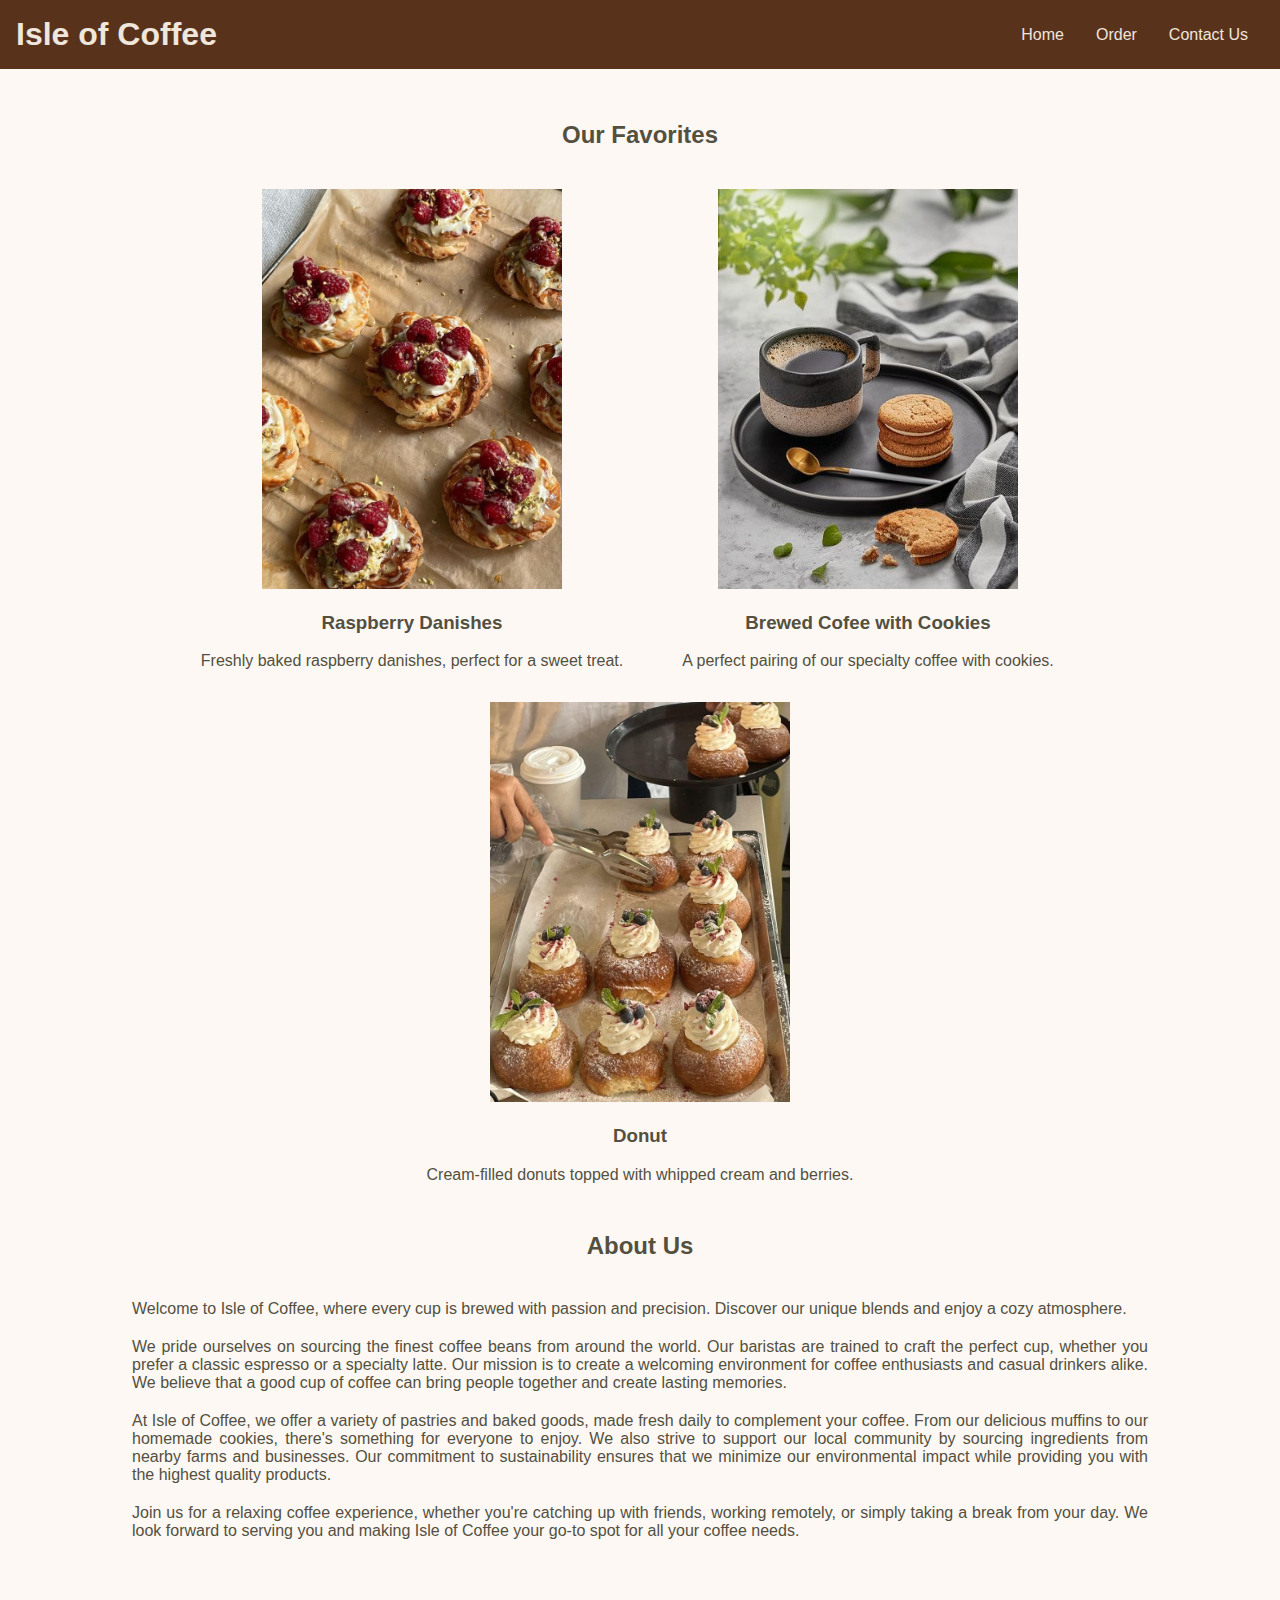
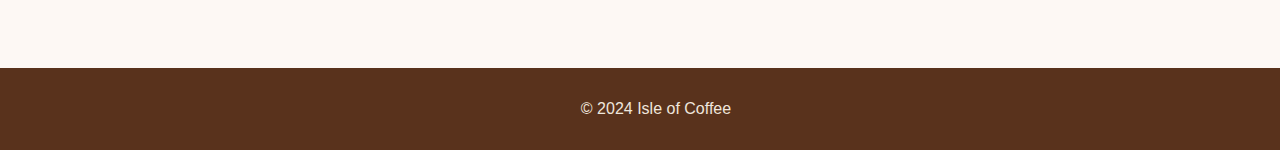
<file: index.html>
<!DOCTYPE html>
<html lang="en">
<head>
    <meta charset="UTF-8">
    <meta name="viewport" content="width=device-width, initial-scale=1.0">
    <title>Isle of Coffee</title>
    <link rel="stylesheet" href="styles.css">
</head>
<body>
    <header>
        <h1>Isle of Coffee</h1>
        <nav>
            <ul>
                <li><a href="index.html">Home</a></li>
                <li><a href="order.html">Order</a></li>
                <li><a href="contact.html">Contact Us</a></li>
            </ul>
        </nav>
    </header>
    <main>
        
        <section class="gallery">
            <h2>Our Favorites</h2>
            <div class="gallery-items">
                <div class="gallery-item">
                    <img src="bake.jpg" alt="Muffin">
                    <h3>Raspberry Danishes</h3>
                    <p>Freshly baked raspberry danishes, perfect for a sweet treat.</p>
                </div>
                <div class="gallery-item">
                    <img src="Coffee2.jpeg" alt="Coffee">
                    <h3>Brewed Cofee with Cookies</h3>
                    <p>A perfect pairing of our specialty coffee with cookies.</p>
                </div>
                <div class="gallery-item">
                    <img src="donut.jpg" alt="Cookie">
                    <h3>Donut</h3>
                    <p>Cream-filled donuts topped with whipped cream and berries.</p>
                </div>
            </div>
        </section>
        <section class="about">
            <h2>About Us</h2>
            <p>Welcome to Isle of Coffee, where every cup is brewed with passion and precision. Discover our unique blends and enjoy a cozy atmosphere.</p>
            <p>We pride ourselves on sourcing the finest coffee beans from around the world. Our baristas are trained to craft the perfect cup, whether you prefer a classic espresso or a specialty latte. Our mission is to create a welcoming environment for coffee enthusiasts and casual drinkers alike. We believe that a good cup of coffee can bring people together and create lasting memories.</p>
            <p>At Isle of Coffee, we offer a variety of pastries and baked goods, made fresh daily to complement your coffee. From our delicious muffins to our homemade cookies, there's something for everyone to enjoy. We also strive to support our local community by sourcing ingredients from nearby farms and businesses. Our commitment to sustainability ensures that we minimize our environmental impact while providing you with the highest quality products.</p>
            <p>Join us for a relaxing coffee experience, whether you're catching up with friends, working remotely, or simply taking a break from your day. We look forward to serving you and making Isle of Coffee your go-to spot for all your coffee needs.</p>
        </section>
    </main>
    <footer>
        <p>&copy; 2024 Isle of Coffee</p>
    </footer>
</body>
</html>
</file>
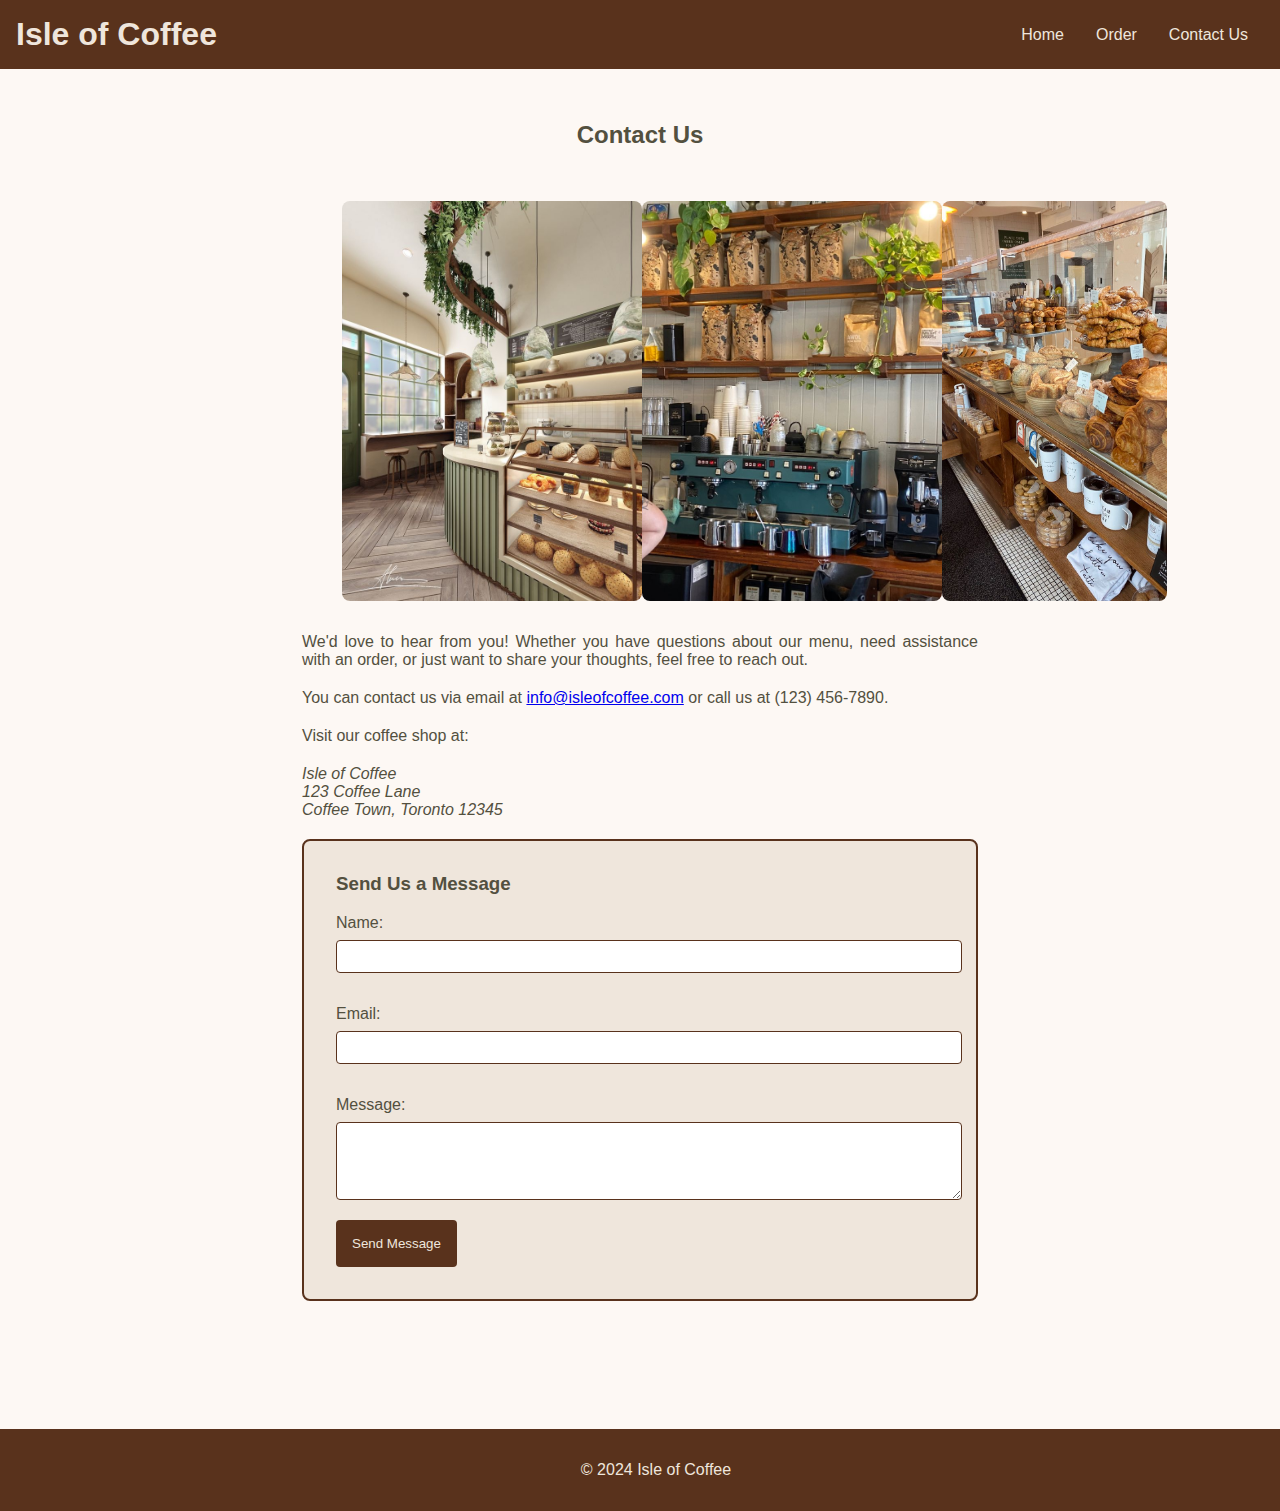
<file: contact.html>
<!DOCTYPE html>
<html lang="en">
<head>
    <meta charset="UTF-8">
    <meta name="viewport" content="width=device-width, initial-scale=1.0">
    <title>Contact Us - Isle of Coffee</title>
    <link rel="stylesheet" href="styles.css">
</head>
<body>
    <header>
        <h1>Isle of Coffee</h1>
        <nav>
            <ul>
                <li><a href="index.html">Home</a></li>
                <li><a href="order.html">Order</a></li>
                <li><a href="contact.html">Contact Us</a></li>
            </ul>
        </nav>
    </header>
    <main>
        <section class="contact">
            <h2>Contact Us</h2>
            <div class="contact-images">
                <img src="BAKERY.jpeg" alt="Our Coffee Shop Interior" class="contact-img">
                <img src="coffee shop.jpg" alt="Coffee Being Brewed" class="contact-img">
                <img src="eats.jpg" alt="Coffee Being Brewed" class="contact-img">
            </div>
            <p>We'd love to hear from you! Whether you have questions about our menu, need assistance with an order, or just want to share your thoughts, feel free to reach out.</p>
            <p>You can contact us via email at <a href="mailto:info@isleofcoffee.com">info@isleofcoffee.com</a> or call us at (123) 456-7890.</p>
            <p>Visit our coffee shop at:</p>
            <address>
                Isle of Coffee<br>
                123 Coffee Lane<br>
                Coffee Town, Toronto 12345
            </address>
            <div class="contact-form">
                <h3>Send Us a Message</h3>
                <form action="#" method="post">
                    <label for="name">Name:</label>
                    <input type="text" id="name" name="name" required>
                    <label for="email">Email:</label>
                    <input type="email" id="email" name="email" required>
                    <label for="message">Message:</label>
                    <textarea id="message" name="message" rows="4" required></textarea>
                    <button type="submit">Send Message</button>
                </form>
            </div>
        </section>
    </main>
    <footer>
        <p>&copy; 2024 Isle of Coffee</p>
    </footer>
</body>
</html>
</file>
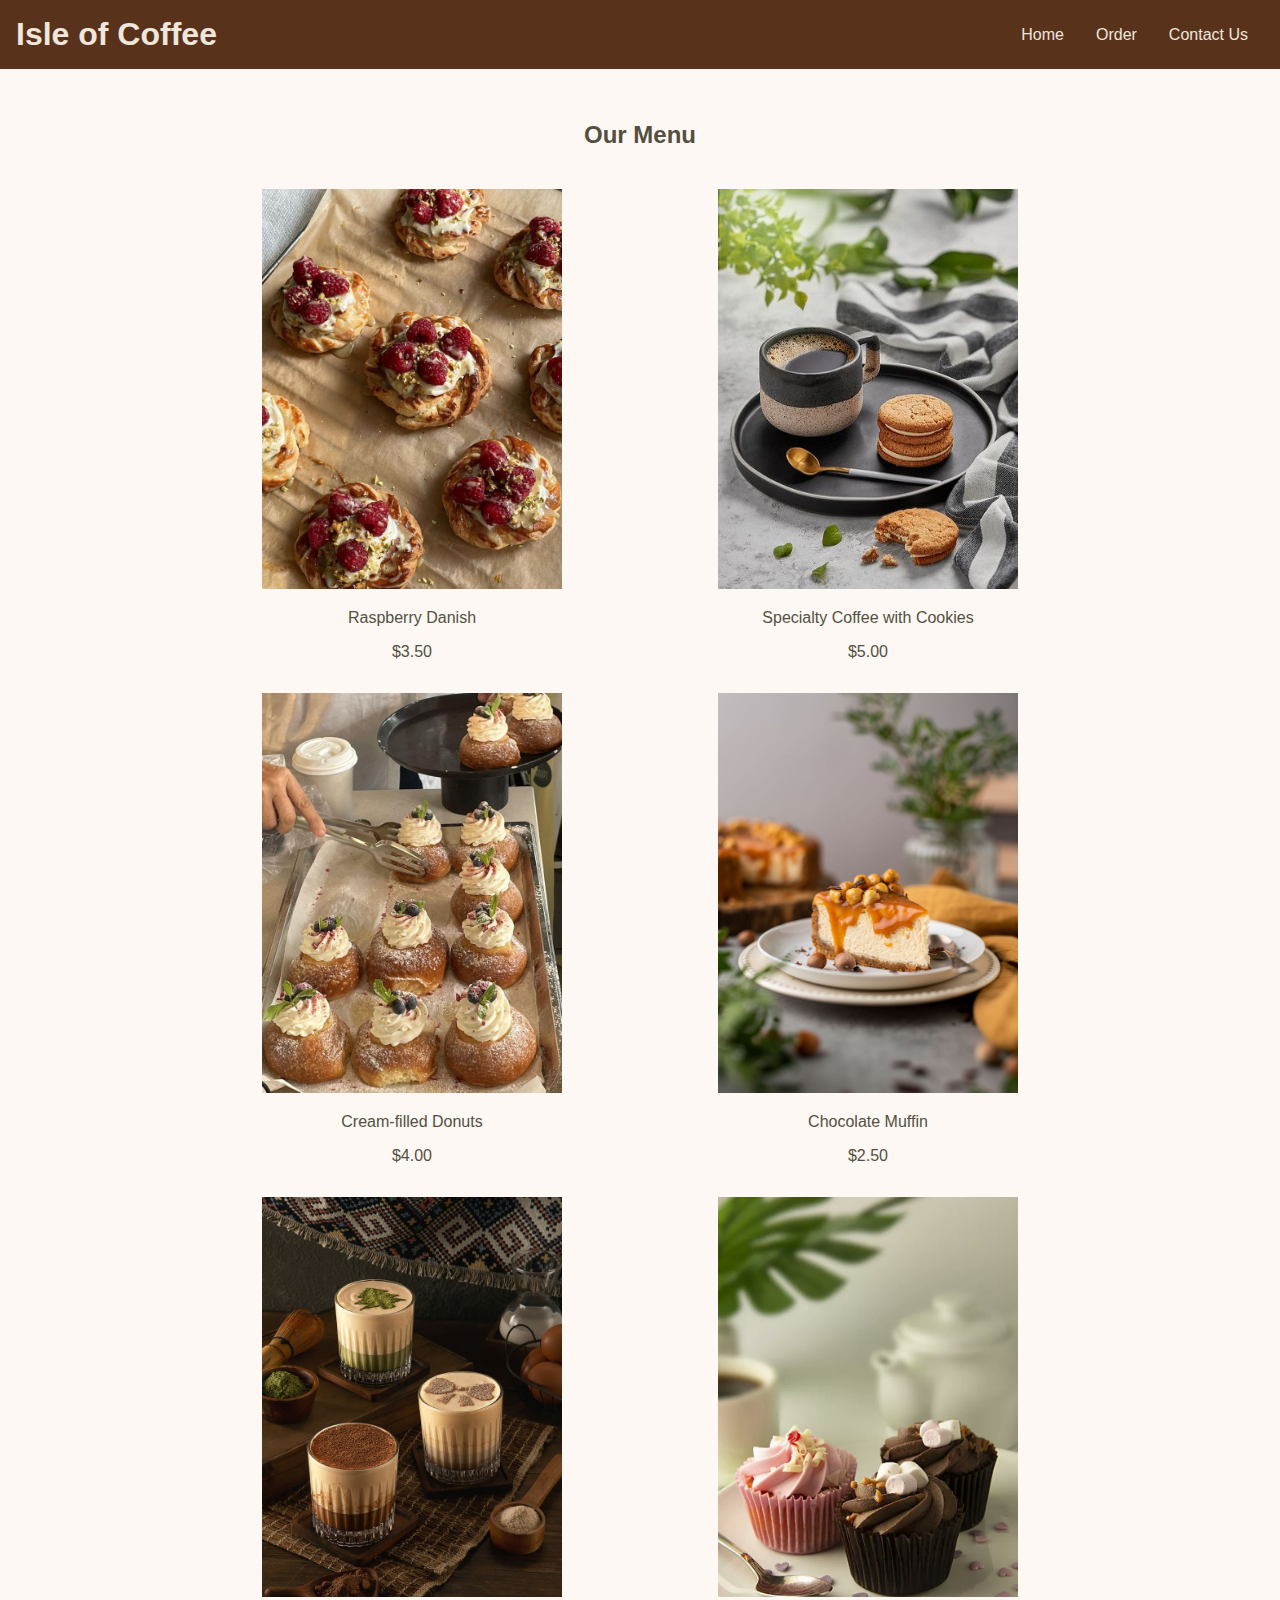
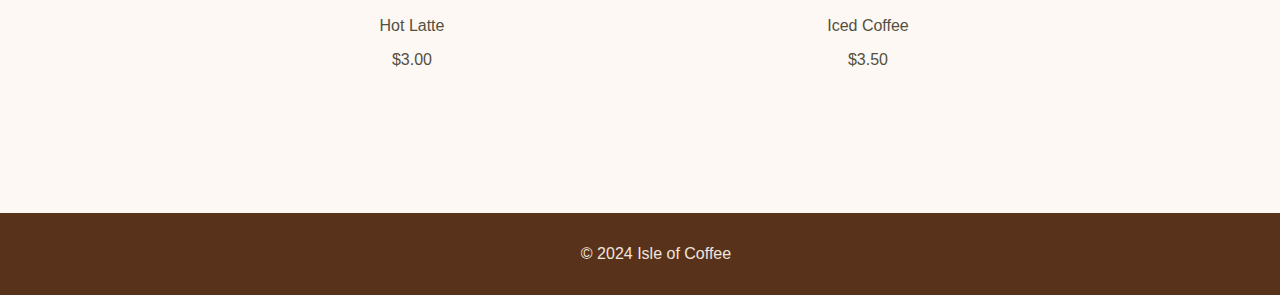
<file: order.html>
<!DOCTYPE html>
<html lang="en">
<head>
    <meta charset="UTF-8">
    <meta name="viewport" content="width=device-width, initial-scale=1.0">
    <title>Order - Isle of Coffee</title>
    <link rel="stylesheet" href="styles.css">
</head>
<body>
    <header>
        <h1>Isle of Coffee</h1>
        <nav>
            <ul>
                <li><a href="index.html">Home</a></li>
                <li><a href="order.html">Order</a></li>
                <li><a href="contact.html">Contact Us</a></li>
            </ul>
        </nav>
    </header>
    <main>
        <section class="order">
            <h2>Our Menu</h2>
            <div class="order-items">
                <div class="order-item">
                    
                    <img src="bake.jpg" alt="Raspberry Danish">
                    <p>Raspberry Danish</p>
                    <p>$3.50</p>
                </div>
                <div class="order-item">
                    
                    <img src="Coffee2.jpeg" alt="Coffee with Cookies">
                    <p>Specialty Coffee with Cookies</p>
                    <p>$5.00</p>
                </div>
                <div class="order-item">
                    
                    <img src="donut.jpg" alt="Cream-filled Donuts">
                    <p>Cream-filled Donuts</p>
                    <p>$4.00</p>
                </div>
                <div class="order-item">
                    <img src="Caramel Cheesecake.jpeg" alt="Chocolate Muffin" style="width: 300px; height: 400px;">
                    <p>Chocolate Muffin</p>
                    <p>$2.50</p> 
                </div>
                <div class="order-item">
                    <img src="cold.jpeg" alt="Hot Latte" style="width: 300px; height: 400px;">
                    <p>Hot Latte</p>
                    <p>$3.00</p> 
                </div>
                <div class="order-item">
                    <img src="cupcake.jpeg" alt="Iced Coffee" style="width: 300px; height: 400px;">
                    <p>Iced Coffee</p>
                    <p>$3.50</p> 
                </div>
            </div>
        </section>
    </main>
    <footer>
        <p>&copy; 2024 Isle of Coffee</p>
    </footer>
</body>
</html>
</file>
<file: styles.css>
/* General Styles */
body {
    font-family: Arial, sans-serif;
    margin: 0;
    padding: 0;
    background-color: #FDF8F4;
    color: #53503F;
}

header {
    background-color: #59321C;
    color: #EFE6DC;
    padding: 1rem;
    display: flex;
    justify-content: space-between;
    align-items: center;
}

header h1 {
    margin: 0;
}

nav ul {
    list-style: none;
    margin: 0;
    padding: 0;
    display: flex;
}

nav ul li {
    margin: 0 1rem;
}

nav ul li a {
    color: #EFE6DC;
    text-decoration: none;
}

main {
    padding: 2rem;
    margin-bottom: 4rem;
}

footer {
    background-color: #59321C;
    color: #EFE6DC;
    text-align: center;
    padding: 1rem;
    
    width: 100%;
    margin-top: 20px;
}

.about h2, .order h2, .contact h2 {
    text-align: center;
    padding-bottom: 20px;
}

.about p {
    text-align: justify;
    padding-right: 100px;
    padding-left: 100px;
    margin-bottom: 20px;
}

.about, .gallery, .order, .contact {
    margin-bottom: 2rem;
}

.gallery h2{
    text-align: center;
    padding-bottom: 20px;
}
.gallery-items, .order-items {
    display: flex;
    flex-wrap: wrap;
    gap: 1rem;
    justify-content: center;
    margin-left: 160px;
    margin-right: 160px;
}

.gallery-item, .order-item {
    flex: 1 1 calc(33.333% - 1rem);
    text-align: center;
}

.gallery-item img, .order-item img {
    width: 300px;
    height: 400px;
    object-fit: cover;
}
.gallery-item img:hover {
    transform: scale(1.05);
}

.order-item img:hover {
    transform: scale(1.05);
}
.contact p, address {
    text-align: justify;
    margin-right: 270px;
    margin-left: 270px;
    margin-bottom: 20px;
}

.contact-images {
    display: flex;
    justify-content: space-around;
    margin: 2rem 0;
    margin-left: 310px;
    margin-right: 310px;
}

.contact-img {
    width: 300px;
    height: 400px;
    border-radius: 8px;
}  

.contact-img:hover {
    transform: scale(1.05);
}

.contact-form {
    border: 2px solid #59321C;
    padding: 2rem;
    border-radius: 8px;
    background-color: #EFE6DC;
    margin-left: 270px;
    margin-right: 270px;
}

.contact-form h3 {
    margin-top: 0;
}

.contact-form label {
    display: block;
    margin: 1rem 0 0.5rem;
}

.contact-form input, .contact-form textarea {
    width: 100%;
    padding: 0.5rem;
    border: 1px solid #59321C;
    border-radius: 4px;
    margin-bottom: 1rem;
}

.contact-form button {
    background-color: #59321C;
    color: #EFE6DC;
    border: none;
    padding: 1rem;
    border-radius: 4px;
    cursor: pointer;
}

.contact-form button:hover {
    background-color: #BFA38A;
}

@media (max-width: 600px) {
    header, nav ul {
        flex-direction: column;
        text-align: center;
    }

    nav ul li {
        margin: 0.5rem 0;
    }

    .gallery-item, .order-item {
        flex: 1 1 100%;
    }
}

/* Animations */
@keyframes fadeIn {
    from { opacity: 0; }
    to { opacity: 1; }
}

.contact-img, .order-item img, .gallery-item img {
    animation: fadeIn 2s;
}

@keyframes fadeIn {
    from { opacity: 0; }
    to { opacity: 1; }
}

.about {
    animation: fadeIn 2s; 
}
</file>
